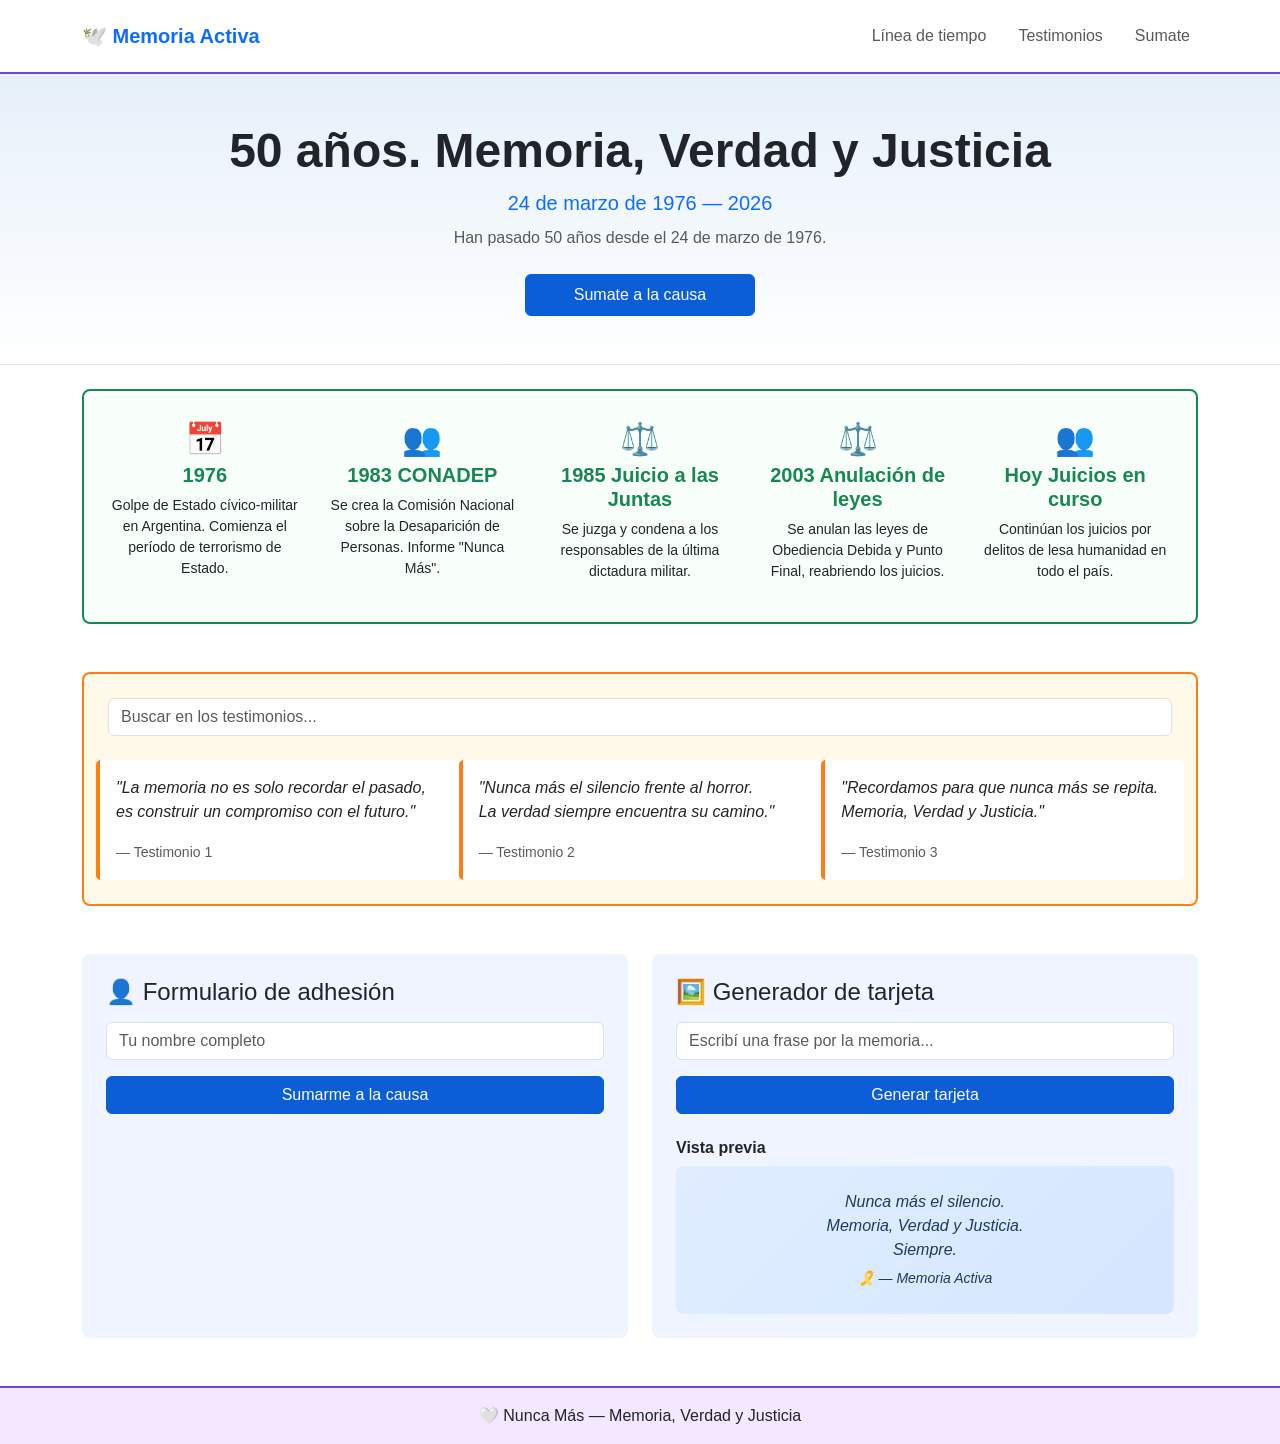
<file: trabajo verdad y justicia/index.html>
<!DOCTYPE html>
<html lang="es">
<head>
    <meta charset="UTF-8">
    <meta name="viewport" content="width=device-width, initial-scale=1.0">
    <title>50 Años - Memoria, Verdad y Justicia</title>
    <!-- Bootstrap 5 CSS -->
    <link href="https://cdn.jsdelivr.net/npm/bootstrap@5.3.2/dist/css/bootstrap.min.css" rel="stylesheet">
    <style>
        :root {
            --purple: #6f42e2;
            --blue: #0b5ed7;
            --green: #198754;
            --orange: #fd7e14;
            --indigo: #6610f2;
        }
        body {
            font-family: 'Segoe UI', sans-serif;
        }
        /* Navbar */
        .navbar-custom {
            border-bottom: 2px solid var(--purple);
        }
        /* Hero */
        .hero-section {
            background: linear-gradient(to bottom, #e6f0fa, #ffffff);
            border-bottom: 1px solid #dee2e6;
        }
        .btn-primary-custom {
            background-color: var(--blue);
            border-color: var(--blue);
        }
        .btn-primary-custom:hover {
            background-color: #0a4cb8;
            border-color: #0a4cb8;
        }
        /* Línea de tiempo */
        .timeline-section {
            border: 2px solid var(--green);
            border-radius: 0.5rem;
            background-color: #f8fffa;
        }
        .timeline-item h5 {
            color: var(--green);
        }
        /* Testimonios */
        .testimonials-section {
            border: 2px solid var(--orange);
            border-radius: 0.5rem;
            background-color: #fff9ea;
        }
        .testimonio-card {
            border-left: 4px solid var(--orange);
            background-color: #fff;
            border-radius: 0.3rem;
        }
        /* Bloques inferior */
        .block-card {
            background-color: #f0f4ff;
            border-radius: 0.5rem;
        }
        .tarjeta-vista {
            background: linear-gradient(135deg, #e0edff, #d4e7ff);
            border-radius: 0.5rem;
            font-style: italic;
            color: #1e3a5f;
        }
        /* Footer */
        .footer-custom {
            background-color: #f3e8ff;
            border-top: 2px solid var(--purple);
        }
    </style>
</head>
<body>

    <!-- 1. Navbar -->
    <nav class="navbar navbar-expand-lg navbar-light bg-white navbar-custom py-3">
        <div class="container">
            <a class="navbar-brand fw-bold text-primary" href="#">🕊️ Memoria Activa</a>
            <div class="collapse navbar-collapse justify-content-end">
                <ul class="navbar-nav gap-3">
                    <li class="nav-item"><a class="nav-link" href="#tiempo">Línea de tiempo</a></li>
                    <li class="nav-item"><a class="nav-link" href="#testimonios">Testimonios</a></li>
                    <li class="nav-item"><a class="nav-link" href="#sumate">Sumate</a></li>
                </ul>
            </div>
        </div>
    </nav>

    <!-- 2. Hero / Encabezado Principal -->
    <section class="hero-section py-5 text-center">
        <div class="container">
            <h1 class="display-5 fw-bold text-dark mb-2">50 años. Memoria, Verdad y Justicia</h1>
            <p class="fs-5 text-primary mb-2">24 de marzo de 1976 — 2026</p>
            <p class="text-muted mb-4">Han pasado 50 años desde el 24 de marzo de 1976.</p>
            <button class="btn btn-primary-custom text-white px-5 py-2" onclick="scrollToSection('sumate')">Sumate a la causa</button>
        </div>
    </section>

    <!-- 3. Línea de Tiempo -->
    <section id="tiempo" class="container py-4">
        <div class="timeline-section p-4">
            <div class="row g-4 text-center">
                <div class="col-md col-sm-6 timeline-item">
                    <span class="fs-2">📅</span>
                    <h5 class="fw-bold">1976</h5>
                    <p class="small">Golpe de Estado cívico-militar en Argentina. Comienza el período de terrorismo de Estado.</p>
                </div>
                <div class="col-md col-sm-6 timeline-item">
                    <span class="fs-2">👥</span>
                    <h5 class="fw-bold">1983 CONADEP</h5>
                    <p class="small">Se crea la Comisión Nacional sobre la Desaparición de Personas. Informe "Nunca Más".</p>
                </div>
                <div class="col-md col-sm-6 timeline-item">
                    <span class="fs-2">⚖️</span>
                    <h5 class="fw-bold">1985 Juicio a las Juntas</h5>
                    <p class="small">Se juzga y condena a los responsables de la última dictadura militar.</p>
                </div>
                <div class="col-md col-sm-6 timeline-item">
                    <span class="fs-2">⚖️</span>
                    <h5 class="fw-bold">2003 Anulación de leyes</h5>
                    <p class="small">Se anulan las leyes de Obediencia Debida y Punto Final, reabriendo los juicios.</p>
                </div>
                <div class="col-md col-sm-6 timeline-item">
                    <span class="fs-2">👥</span>
                    <h5 class="fw-bold">Hoy Juicios en curso</h5>
                    <p class="small">Continúan los juicios por delitos de lesa humanidad en todo el país.</p>
                </div>
            </div>
        </div>
    </section>

    <!-- 4. Buscador y Testimonios -->
    <section id="testimonios" class="container py-4">
        <div class="testimonials-section p-4">
            <input type="text" id="buscador" class="form-control mb-4" placeholder="Buscar en los testimonios..." oninput="filtrarTestimonios()">
            <div class="row g-4" id="contenedor-testimonios">
                <div class="col-md-4 testimonio-card p-3">
                    <p class="fst-italic">"La memoria no es solo recordar el pasado,<br>es construir un compromiso con el futuro."</p>
                    <span class="text-muted small">— Testimonio 1</span>
                </div>
                <div class="col-md-4 testimonio-card p-3">
                    <p class="fst-italic">"Nunca más el silencio frente al horror.<br>La verdad siempre encuentra su camino."</p>
                    <span class="text-muted small">— Testimonio 2</span>
                </div>
                <div class="col-md-4 testimonio-card p-3">
                    <p class="fst-italic">"Recordamos para que nunca más se repita.<br>Memoria, Verdad y Justicia."</p>
                    <span class="text-muted small">— Testimonio 3</span>
                </div>
            </div>
        </div>
    </section>

    <!-- 5 y 6. Formulario y Generador de Tarjeta -->
    <section id="sumate" class="container py-4">
        <div class="row g-4">
            <!-- Formulario de Adhesión -->
            <div class="col-md-6">
                <div class="block-card p-4 h-100">
                    <h4 class="mb-3">👤 Formulario de adhesión</h4>
                    <input type="text" id="nombre" class="form-control mb-3" placeholder="Tu nombre completo">
                    <button class="btn btn-primary-custom text-white w-100 mb-3" onclick="enviarFormulario()">Sumarme a la causa</button>
                    <div id="mensaje-exito" class="alert alert-success py-2 d-none">✅ ¡Gracias por tu adhesión!</div>
                    <div id="mensaje-error" class="alert alert-danger py-2 d-none">⚠️ Ocurrió un error. Intentá nuevamente.</div>
                </div>
            </div>

            <!-- Generador de Tarjeta -->
            <div class="col-md-6">
                <div class="block-card p-4 h-100">
                    <h4 class="mb-3">🖼️ Generador de tarjeta</h4>
                    <input type="text" id="frase-tarjeta" class="form-control mb-3" placeholder="Escribí una frase por la memoria...">
                    <button class="btn btn-primary-custom text-white w-100 mb-4" onclick="generarTarjeta()">Generar tarjeta</button>
                    
                    <div>
                        <h6 class="fw-bold">Vista previa</h6>
                        <div class="tarjeta-vista p-4 text-center mt-2">
                            <p id="texto-tarjeta" class="mb-1">Nunca más el silencio.<br>Memoria, Verdad y Justicia.<br><em>Siempre.</em></p>
                            <span class="small">🎗️ — Memoria Activa</span>
                        </div>
                    </div>
                </div>
            </div>
        </div>
    </section>

    <!-- 7. Footer -->
    <footer class="footer-custom py-3 mt-4">
        <p class="text-center mb-0">🤍 Nunca Más — Memoria, Verdad y Justicia</p>
    </footer>

    <!-- Bootstrap 5 JS + Popper -->
    <script src="https://cdn.jsdelivr.net/npm/bootstrap@5.3.2/dist/js/bootstrap.bundle.min.js"></script>
    <script>
        // Desplazamiento suave
        function scrollToSection(id) {
            document.getElementById(id).scrollIntoView({ behavior: 'smooth' });
        }

        // Filtrar testimonios
        function filtrarTestimonios() {
            const busqueda = document.getElementById('buscador').value.toLowerCase();
            const tarjetas = document.querySelectorAll('.testimonio-card');
            tarjetas.forEach(t => {
                t.style.display = t.textContent.toLowerCase().includes(busqueda) ? 'block' : 'none';
            });
        }

        // Enviar formulario
        function enviarFormulario() {
            const nombre = document.getElementById('nombre').value.trim();
            const exito = document.getElementById('mensaje-exito');
            const error = document.getElementById('mensaje-error');
            exito.classList.add('d-none');
            error.classList.add('d-none');
            
            if (nombre === '') {
                error.classList.remove('d-none');
            } else {
                exito.classList.remove('d-none');
                document.getElementById('nombre').value = '';
                setTimeout(() => exito.classList.add('d-none'), 4000);
            }
        }

        // Generar tarjeta
        function generarTarjeta() {
            const frase = document.getElementById('frase-tarjeta').value.trim();
            const texto = document.getElementById('texto-tarjeta');
            texto.innerHTML = frase === '' 
                ? 'Nunca más el silencio.<br>Memoria, Verdad y Justicia.<br><em>Siempre.</em>'
                : frase + '<br><br>— Memoria Activa';
        }
    </script>
</body>
</html>
</file>
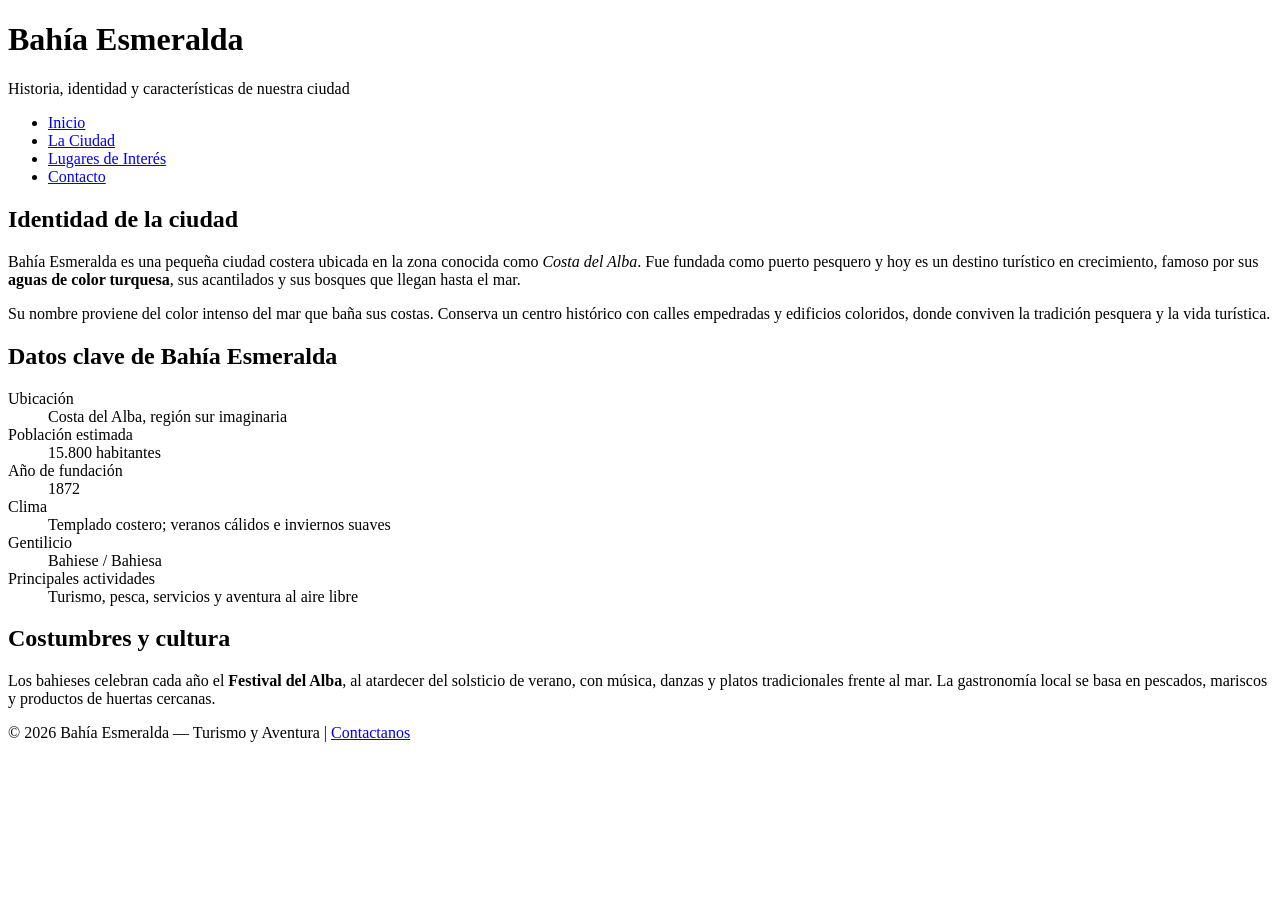
<file: ciudad.html>
<!DOCTYPE html>
<html lang="es">
<head>
    <meta charset="UTF-8">
    <meta name="viewport" content="width=device-width, initial-scale=1.0">
    <title>Conocé Bahía Esmeralda — Historia e Identidad</title>
</head>
<body>

    <header>
        <h1>Bahía Esmeralda</h1>
        <p>Historia, identidad y características de nuestra ciudad</p>
    </header>

    <nav>
        <ul>
            <li><a href="index.html">Inicio</a></li>
            <li><a href="ciudad.html">La Ciudad</a></li>
            <li><a href="lugares.html">Lugares de Interés</a></li>
            <li><a href="contacto.html">Contacto</a></li>
        </ul>
    </nav>

    <main>
        <section>
            <h2>Identidad de la ciudad</h2>
            <p>Bahía Esmeralda es una pequeña ciudad costera ubicada en la zona conocida como <em>Costa del Alba</em>. Fue fundada como puerto pesquero y hoy es un destino turístico en crecimiento, famoso por sus <strong>aguas de color turquesa</strong>, sus acantilados y sus bosques que llegan hasta el mar.</p>
            <p>Su nombre proviene del color intenso del mar que baña sus costas. Conserva un centro histórico con calles empedradas y edificios coloridos, donde conviven la tradición pesquera y la vida turística.</p>
        </section>

        <section>
            <h2>Datos clave de Bahía Esmeralda</h2>
            <dl>
                <dt>Ubicación</dt>
                <dd>Costa del Alba, región sur imaginaria</dd>

                <dt>Población estimada</dt>
                <dd>15.800 habitantes</dd>

                <dt>Año de fundación</dt>
                <dd>1872</dd>

                <dt>Clima</dt>
                <dd>Templado costero; veranos cálidos e inviernos suaves</dd>

                <dt>Gentilicio</dt>
                <dd>Bahiese / Bahiesa</dd>

                <dt>Principales actividades</dt>
                <dd>Turismo, pesca, servicios y aventura al aire libre</dd>
            </dl>
        </section>

        <section>
            <h2>Costumbres y cultura</h2>
            <p>Los bahieses celebran cada año el <strong>Festival del Alba</strong>, al atardecer del solsticio de verano, con música, danzas y platos tradicionales frente al mar. La gastronomía local se basa en pescados, mariscos y productos de huertas cercanas.</p>
        </section>
    </main>

    <footer>
        <p>&copy; 2026 Bahía Esmeralda — Turismo y Aventura | <a href="contacto.html">Contactanos</a></p>
    </footer>

</body>
</html>
</file>
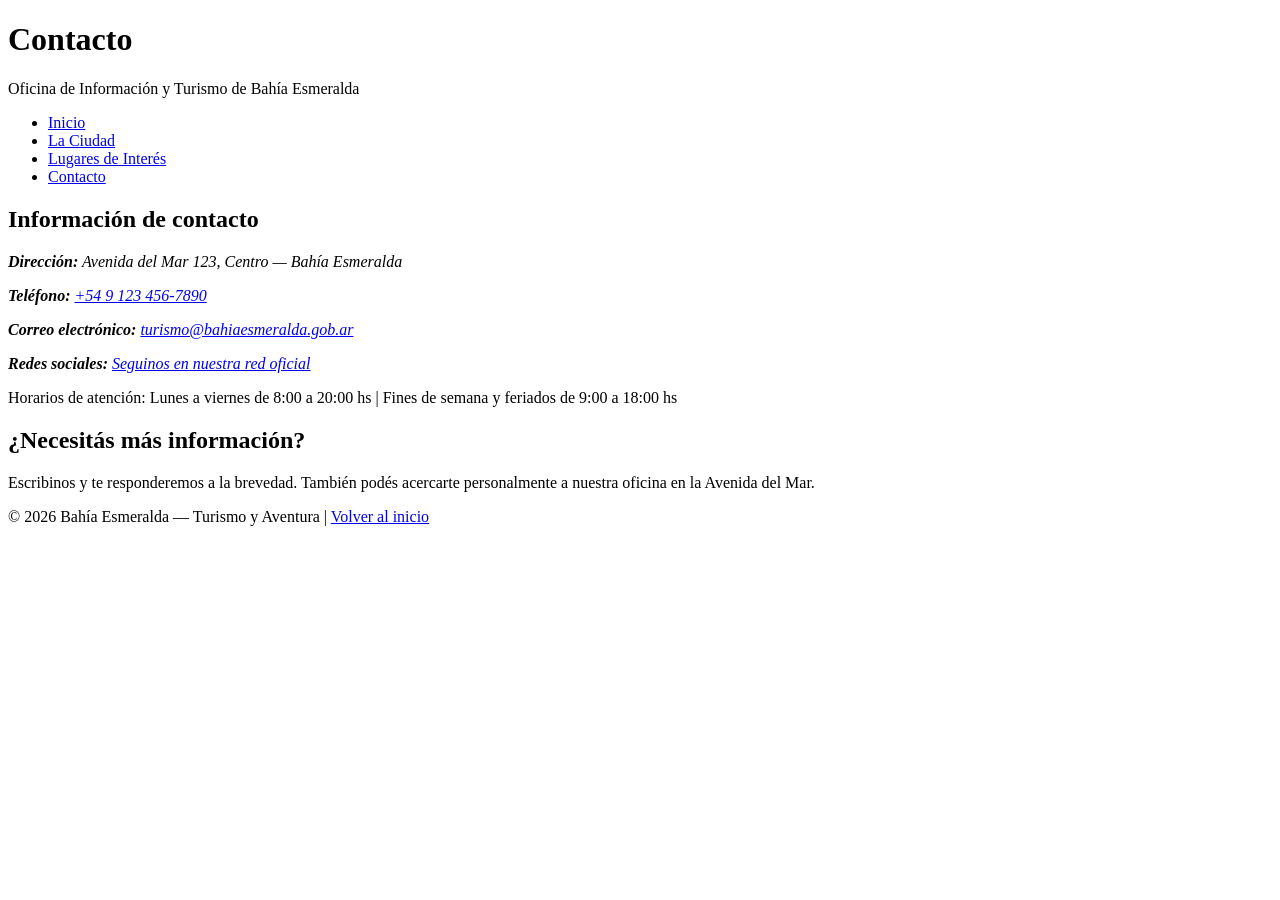
<file: contacto.html>
<!DOCTYPE html>
<html lang="es">
<head>
    <meta charset="UTF-8">
    <meta name="viewport" content="width=device-width, initial-scale=1.0">
    <title>Contacto — Oficina de Turismo Bahía Esmeralda</title>
</head>
<body>

    <header>
        <h1>Contacto</h1>
        <p>Oficina de Información y Turismo de Bahía Esmeralda</p>
    </header>

    <nav>
        <ul>
            <li><a href="index.html">Inicio</a></li>
            <li><a href="ciudad.html">La Ciudad</a></li>
            <li><a href="lugares.html">Lugares de Interés</a></li>
            <li><a href="contacto.html">Contacto</a></li>
        </ul>
    </nav>

    <main>
        <section>
            <h2>Información de contacto</h2>

            <address>
                <p><strong>Dirección:</strong> Avenida del Mar 123, Centro — Bahía Esmeralda</p>
                <p><strong>Teléfono:</strong> <a href="tel:+5491234567890">+54 9 123 456-7890</a></p>
                <p><strong>Correo electrónico:</strong> <a href="mailto:turismo@bahiaesmeralda.gob.ar">turismo@bahiaesmeralda.gob.ar</a></p>
                <p><strong>Redes sociales:</strong> <a href="https://example.com/red-ficticia" target="_blank" rel="noopener noreferrer">Seguinos en nuestra red oficial</a></p>
            </address>

            <p>Horarios de atención: Lunes a viernes de 8:00 a 20:00 hs | Fines de semana y feriados de 9:00 a 18:00 hs</p>
        </section>

        <section>
            <h2>¿Necesitás más información?</h2>
            <p>Escribinos y te responderemos a la brevedad. También podés acercarte personalmente a nuestra oficina en la Avenida del Mar.</p>
        </section>
    </main>

    <footer>
        <p>&copy; 2026 Bahía Esmeralda — Turismo y Aventura | <a href="index.html">Volver al inicio</a></p>
    </footer>

</body>
</html>
</file>
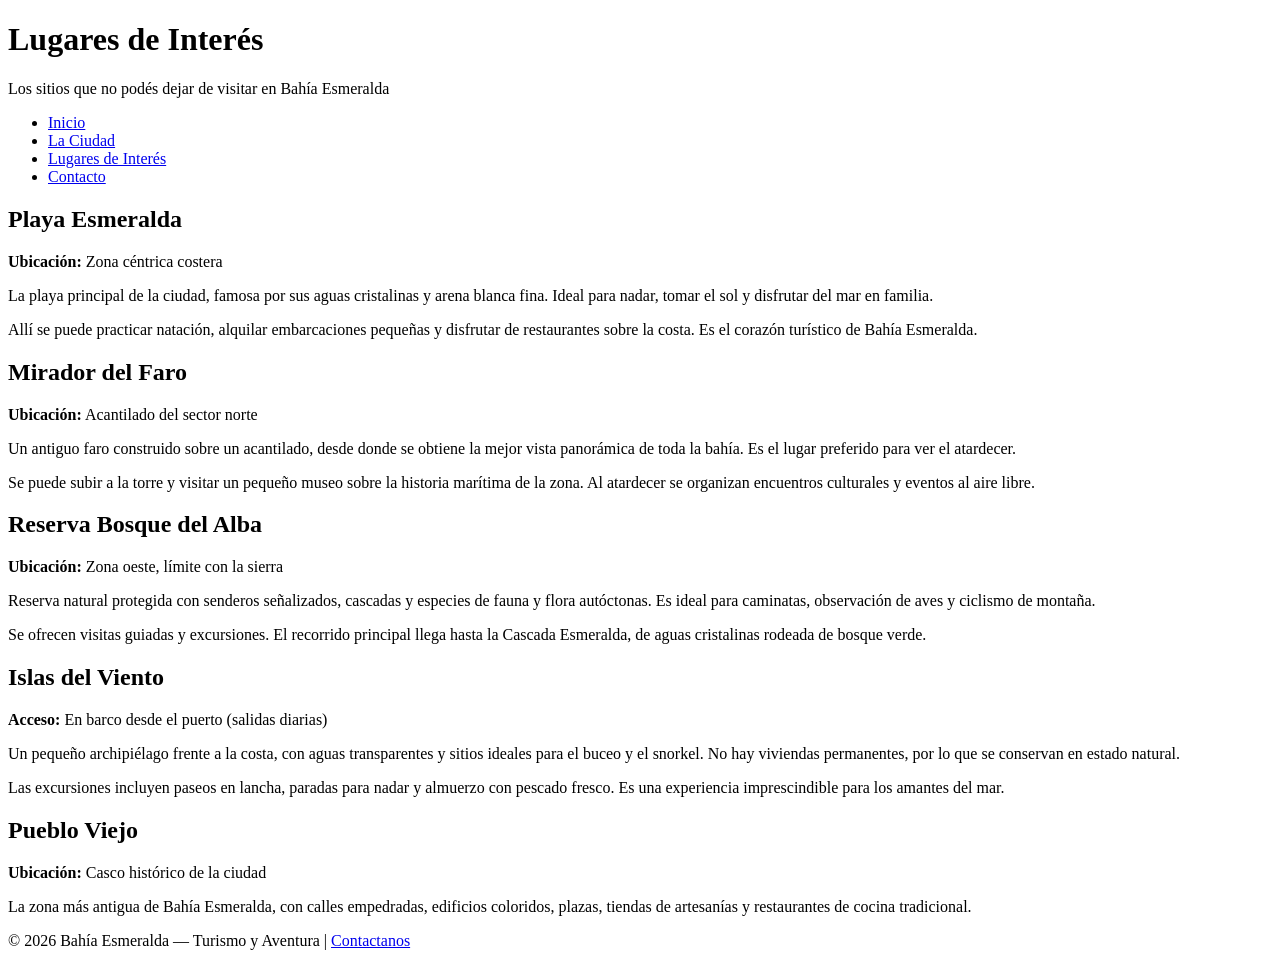
<file: lugares.html>
<!DOCTYPE html>
<html lang="es">
<head>
    <meta charset="UTF-8">
    <meta name="viewport" content="width=device-width, initial-scale=1.0">
    <title>Lugares de Interés — Bahía Esmeralda</title>
</head>
<body>

    <header>
        <h1>Lugares de Interés</h1>
        <p>Los sitios que no podés dejar de visitar en Bahía Esmeralda</p>
    </header>

    <nav>
        <ul>
            <li><a href="index.html">Inicio</a></li>
            <li><a href="ciudad.html">La Ciudad</a></li>
            <li><a href="lugares.html">Lugares de Interés</a></li>
            <li><a href="contacto.html">Contacto</a></li>
        </ul>
    </nav>

    <main>
        <section>
            <h2>Playa Esmeralda</h2>
            <p><strong>Ubicación:</strong> Zona céntrica costera</p>
            <p>La playa principal de la ciudad, famosa por sus aguas cristalinas y arena blanca fina. Ideal para nadar, tomar el sol y disfrutar del mar en familia.</p>
            <p>Allí se puede practicar natación, alquilar embarcaciones pequeñas y disfrutar de restaurantes sobre la costa. Es el corazón turístico de Bahía Esmeralda.</p>
        </section>

        <section>
            <h2>Mirador del Faro</h2>
            <p><strong>Ubicación:</strong> Acantilado del sector norte</p>
            <p>Un antiguo faro construido sobre un acantilado, desde donde se obtiene la mejor vista panorámica de toda la bahía. Es el lugar preferido para ver el atardecer.</p>
            <p>Se puede subir a la torre y visitar un pequeño museo sobre la historia marítima de la zona. Al atardecer se organizan encuentros culturales y eventos al aire libre.</p>
        </section>

        <section>
            <h2>Reserva Bosque del Alba</h2>
            <p><strong>Ubicación:</strong> Zona oeste, límite con la sierra</p>
            <p>Reserva natural protegida con senderos señalizados, cascadas y especies de fauna y flora autóctonas. Es ideal para caminatas, observación de aves y ciclismo de montaña.</p>
            <p>Se ofrecen visitas guiadas y excursiones. El recorrido principal llega hasta la Cascada Esmeralda, de aguas cristalinas rodeada de bosque verde.</p>
        </section>

        <section>
            <h2>Islas del Viento</h2>
            <p><strong>Acceso:</strong> En barco desde el puerto (salidas diarias)</p>
            <p>Un pequeño archipiélago frente a la costa, con aguas transparentes y sitios ideales para el buceo y el snorkel. No hay viviendas permanentes, por lo que se conservan en estado natural.</p>
            <p>Las excursiones incluyen paseos en lancha, paradas para nadar y almuerzo con pescado fresco. Es una experiencia imprescindible para los amantes del mar.</p>
        </section>

        <section>
            <h2>Pueblo Viejo</h2>
            <p><strong>Ubicación:</strong> Casco histórico de la ciudad</p>
            <p>La zona más antigua de Bahía Esmeralda, con calles empedradas, edificios coloridos, plazas, tiendas de artesanías y restaurantes de cocina tradicional.</p>
        </section>
    </main>

    <footer>
        <p>&copy; 2026 Bahía Esmeralda — Turismo y Aventura | <a href="contacto.html">Contactanos</a></p>
    </footer>

</body>
</html>
</file>
